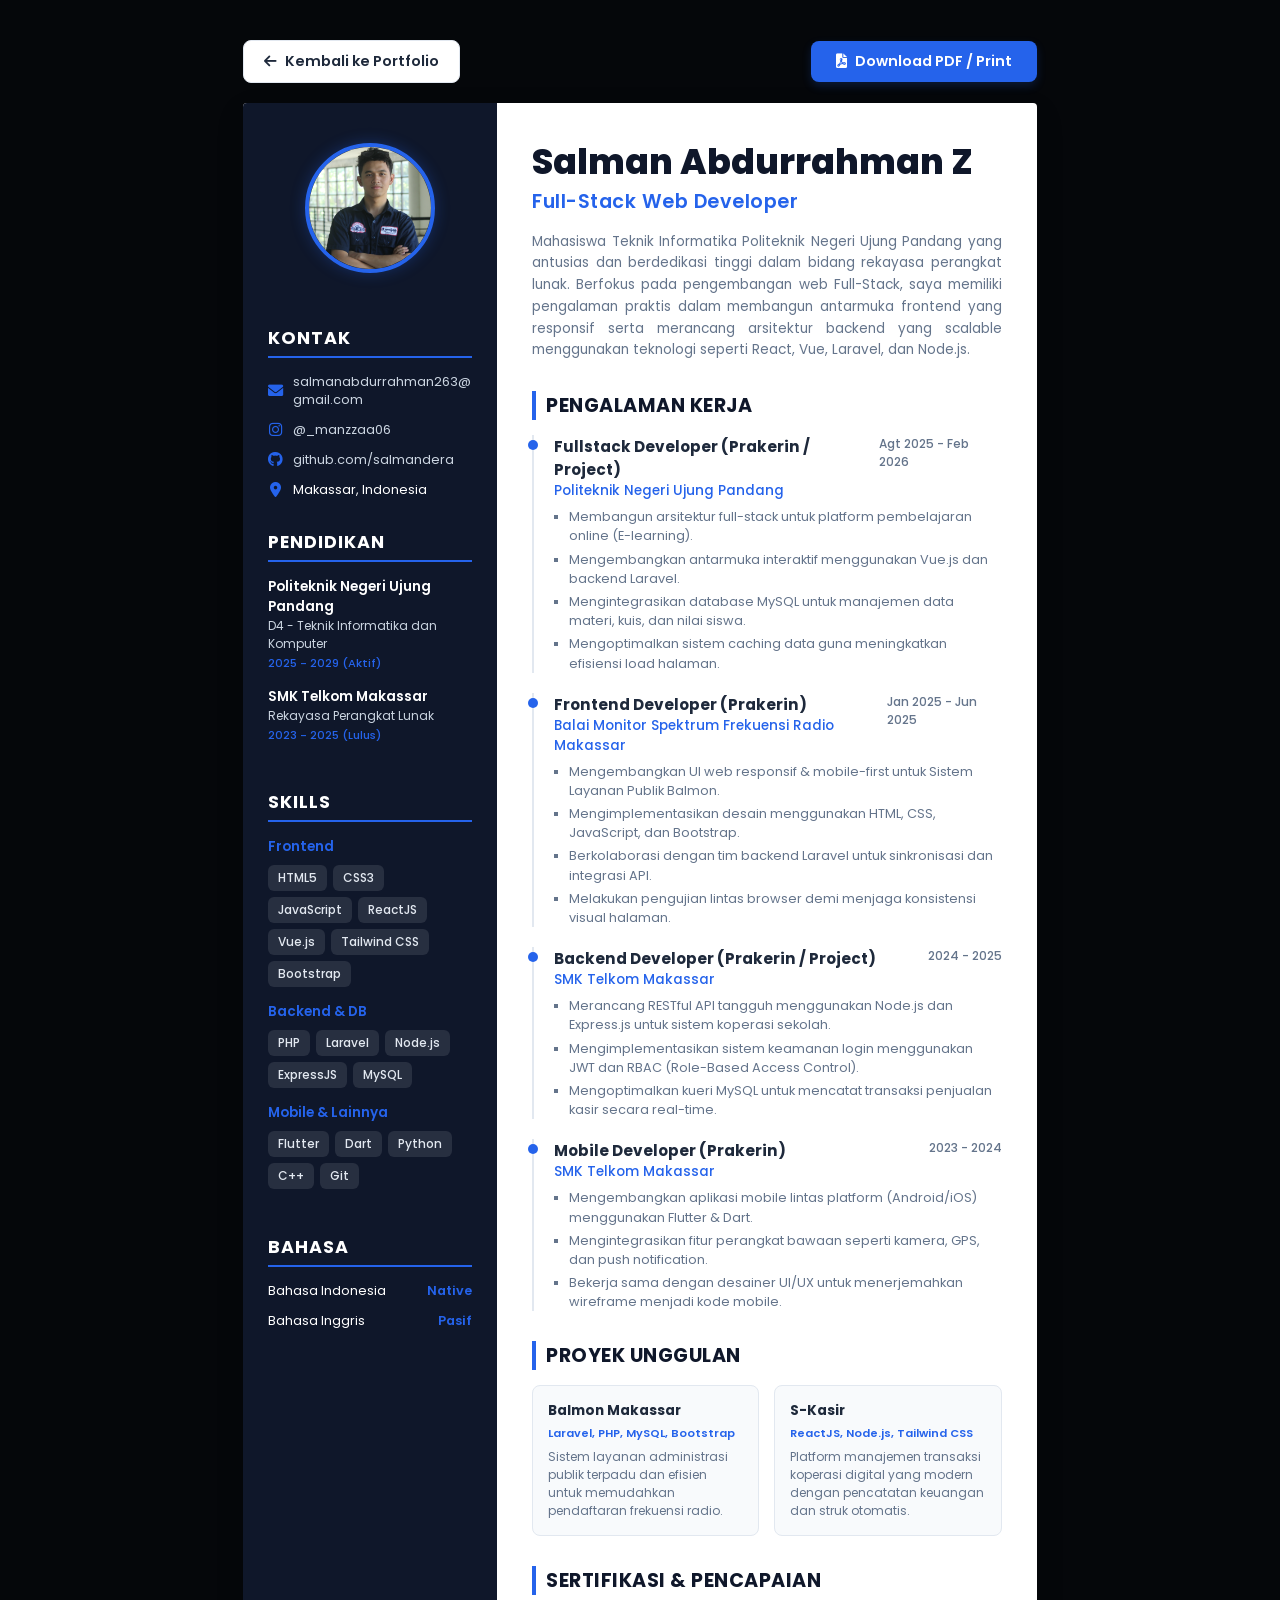
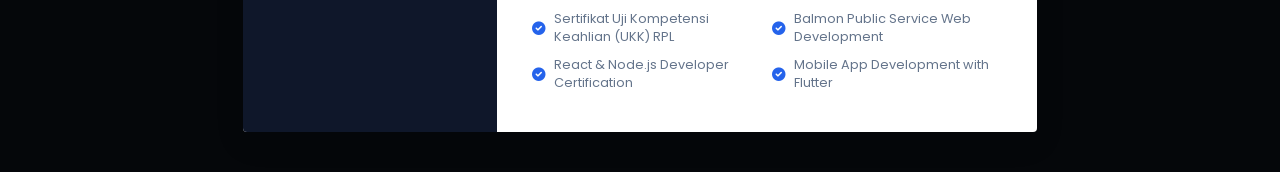
<file: cv.html>
<!DOCTYPE html>
<html lang="id">
<head>
    <meta charset="UTF-8">
    <meta name="viewport" content="width=device-width, initial-scale=1.0">
    <title>CV - Salman Abdurrahman Z</title>
    <script>
        const savedTheme = localStorage.getItem('theme') || 'dark';
        document.documentElement.setAttribute('data-theme', savedTheme);
    </script>
    
    <link href="https://fonts.googleapis.com/css2?family=Poppins:wght@300;400;500;600;700;800&display=swap" rel="stylesheet">
    <link rel="stylesheet" href="https://cdnjs.cloudflare.com/ajax/libs/font-awesome/6.0.0/css/all.min.css">
    
    <style>
        :root {
            --primary: #0f172a;
            --secondary: #2563eb;
            --text-dark: #1e293b;
            --text-light: #64748b;
            --bg-light: #f8fafc;
            --border-color: #e2e8f0;
        }

        * {
            margin: 0;
            padding: 0;
            box-sizing: border-box;
            font-family: 'Poppins', sans-serif;
        }

        body {
            background-color: #cbd5e1;
            color: var(--text-dark);
            padding: 40px 0;
            display: flex;
            flex-direction: column;
            align-items: center;
            transition: background-color 0.3s ease;
        }

        html[data-theme="dark"] body {
            background-color: #05070a;
        }
        html[data-theme="light"] body {
            background-color: #cbd5e1;
        }

        /* Print Button */
        .no-print-zone {
            width: 210mm;
            margin-bottom: 20px;
            display: flex;
            justify-content: space-between;
            align-items: center;
        }

        .back-btn {
            background: #ffffff;
            color: var(--text-dark);
            border: 1px solid var(--border-color);
            padding: 10px 20px;
            border-radius: 8px;
            text-decoration: none;
            font-weight: 600;
            font-size: 0.9rem;
            display: inline-flex;
            align-items: center;
            gap: 8px;
            transition: 0.2s;
        }

        .back-btn:hover {
            background: #f1f5f9;
        }

        .print-btn {
            background: var(--secondary);
            color: #fff;
            border: none;
            padding: 10px 25px;
            border-radius: 8px;
            cursor: pointer;
            font-weight: 600;
            font-size: 0.9rem;
            display: inline-flex;
            align-items: center;
            gap: 8px;
            box-shadow: 0 4px 10px rgba(37, 99, 235, 0.2);
            transition: 0.2s;
        }

        .print-btn:hover {
            background: #1d4ed8;
            transform: translateY(-1px);
        }

        /* CV Sheet (A4 Size) */
        .cv-sheet {
            width: 210mm;
            min-height: 297mm;
            background: #fff;
            box-shadow: 0 10px 30px rgba(0, 0, 0, 0.1);
            display: grid;
            grid-template-columns: 32% 68%;
            border-radius: 4px;
            overflow: hidden;
        }

        /* Sidebar styling */
        .sidebar {
            background-color: var(--primary);
            color: #fff;
            padding: 40px 25px;
            display: flex;
            flex-direction: column;
            gap: 30px;
        }

        .profile-container {
            text-align: center;
        }

        .profile-img {
            width: 130px;
            height: 130px;
            border-radius: 50%;
            object-fit: cover;
            border: 4px solid var(--secondary);
            margin-bottom: 15px;
            box-shadow: 0 0 15px rgba(37, 99, 235, 0.3);
        }

        .sidebar-section-title {
            font-size: 1.1rem;
            font-weight: 700;
            border-bottom: 2px solid var(--secondary);
            padding-bottom: 5px;
            margin-bottom: 15px;
            text-transform: uppercase;
            letter-spacing: 1px;
            color: #fff;
        }

        .contact-list {
            list-style: none;
            display: flex;
            flex-direction: column;
            gap: 12px;
        }

        .contact-item {
            display: flex;
            align-items: center;
            gap: 10px;
            font-size: 0.8rem;
            word-break: break-all;
        }

        .contact-item i {
            color: var(--secondary);
            font-size: 0.95rem;
            width: 15px;
            text-align: center;
        }

        .contact-item a {
            color: #cbd5e1;
            text-decoration: none;
        }

        .contact-item a:hover {
            color: #fff;
        }

        .skill-group {
            margin-bottom: 15px;
        }

        .skill-group-title {
            font-size: 0.85rem;
            font-weight: 600;
            color: var(--secondary);
            margin-bottom: 8px;
        }

        .skill-tags {
            display: flex;
            flex-wrap: wrap;
            gap: 6px;
        }

        .skill-tags span {
            background: rgba(255, 255, 255, 0.1);
            color: #e2e8f0;
            padding: 4px 10px;
            border-radius: 6px;
            font-size: 0.75rem;
            font-weight: 500;
        }

        .education-item {
            margin-bottom: 15px;
        }

        .education-title {
            font-size: 0.85rem;
            font-weight: 600;
            color: #fff;
        }

        .education-subtitle {
            font-size: 0.75rem;
            color: #cbd5e1;
            margin-bottom: 2px;
        }

        .education-date {
            font-size: 0.7rem;
            color: var(--secondary);
            font-weight: 500;
        }

        /* Main Content styling */
        .main-content {
            padding: 40px 35px;
            display: flex;
            flex-direction: column;
            gap: 30px;
        }

        .header-info h1 {
            font-size: 2.2rem;
            font-weight: 800;
            color: var(--primary);
            line-height: 1.1;
        }

        .header-info h2 {
            font-size: 1.2rem;
            font-weight: 600;
            color: var(--secondary);
            margin-top: 5px;
            letter-spacing: 0.5px;
        }

        .summary-text {
            font-size: 0.85rem;
            line-height: 1.6;
            color: var(--text-light);
            margin-top: 15px;
            text-align: justify;
        }

        .section-title {
            font-size: 1.2rem;
            font-weight: 700;
            color: var(--primary);
            border-left: 4px solid var(--secondary);
            padding-left: 10px;
            margin-bottom: 15px;
            text-transform: uppercase;
            letter-spacing: 0.5px;
        }

        .timeline {
            display: flex;
            flex-direction: column;
            gap: 20px;
        }

        .timeline-item {
            position: relative;
            padding-left: 20px;
            border-left: 2px solid var(--border-color);
        }

        .timeline-item::after {
            content: '';
            position: absolute;
            left: -6px;
            top: 5px;
            width: 10px;
            height: 10px;
            border-radius: 50%;
            background: var(--secondary);
        }

        .timeline-header {
            display: flex;
            justify-content: space-between;
            align-items: flex-start;
            margin-bottom: 6px;
        }

        .job-title {
            font-size: 0.95rem;
            font-weight: 700;
            color: var(--text-dark);
        }

        .company-name {
            font-size: 0.85rem;
            font-weight: 500;
            color: var(--secondary);
        }

        .job-date {
            font-size: 0.75rem;
            color: var(--text-light);
            font-weight: 500;
        }

        .job-desc {
            list-style-type: square;
            padding-left: 15px;
            display: flex;
            flex-direction: column;
            gap: 4px;
        }

        .job-desc li {
            font-size: 0.8rem;
            line-height: 1.5;
            color: var(--text-light);
        }

        .project-list {
            display: grid;
            grid-template-columns: 1fr 1fr;
            gap: 15px;
        }

        .project-card {
            background: var(--bg-light);
            border: 1px solid var(--border-color);
            padding: 15px;
            border-radius: 8px;
        }

        .project-name {
            font-size: 0.85rem;
            font-weight: 700;
            color: var(--text-dark);
            margin-bottom: 4px;
        }

        .project-tech {
            font-size: 0.7rem;
            color: var(--secondary);
            font-weight: 600;
            margin-bottom: 6px;
        }

        .project-desc {
            font-size: 0.75rem;
            line-height: 1.5;
            color: var(--text-light);
        }

        .cert-list {
            list-style: none;
            display: grid;
            grid-template-columns: 1fr 1fr;
            gap: 10px;
        }

        .cert-item {
            display: flex;
            align-items: center;
            gap: 8px;
            font-size: 0.8rem;
            color: var(--text-light);
        }

        .cert-item i {
            color: var(--secondary);
            font-size: 0.85rem;
        }

        /* Print Adjustments */
        @media print {
            body {
                background: none;
                padding: 0;
            }

            .no-print-zone {
                display: none;
            }

            .cv-sheet {
                box-shadow: none;
                width: 100%;
                height: 100%;
                border-radius: 0;
            }

            .sidebar {
                background-color: var(--primary) !important;
                -webkit-print-color-adjust: exact;
                print-color-adjust: exact;
            }

            .sidebar-section-title {
                border-bottom-color: var(--secondary) !important;
            }

            .timeline-item::after {
                background: var(--secondary) !important;
                -webkit-print-color-adjust: exact;
                print-color-adjust: exact;
            }

            .project-card {
                background: var(--bg-light) !important;
                -webkit-print-color-adjust: exact;
                print-color-adjust: exact;
            }
        }

        /* Responsive styles */
        @media (max-width: 768px) {
            body {
                padding: 10px 0;
            }
            .no-print-zone {
                width: 95%;
                flex-direction: column;
                gap: 12px;
                align-items: stretch;
            }
            .back-btn, .print-btn {
                text-align: center;
                justify-content: center;
            }
            .cv-sheet {
                width: 95%;
                margin: 0 auto;
                box-shadow: 0 4px 10px rgba(0,0,0,0.05);
                grid-template-columns: 1fr;
            }
            .sidebar {
                padding: 30px 20px;
            }
            .main-content {
                padding: 30px 20px;
            }
            .header-info h1 {
                font-size: 1.8rem;
            }
            .timeline-header {
                flex-direction: column;
                gap: 4px;
            }
            .job-date {
                font-weight: 600;
                color: var(--secondary);
            }
            .project-list {
                grid-template-columns: 1fr;
            }
            .cert-list {
                grid-template-columns: 1fr;
            }
        }
    </style>
</head>
<body>

    <div class="no-print-zone">
        <a href="index.html" class="back-btn"><i class="fas fa-arrow-left"></i> Kembali ke Portfolio</a>
        <button onclick="window.print()" class="print-btn"><i class="fas fa-file-pdf"></i> Download PDF / Print</button>
    </div>

    <div class="cv-sheet">
        <!-- Sidebar -->
        <aside class="sidebar">
            <div class="profile-container">
                <img src="image/IMG_3314.JPG" alt="Salman Abdurrahman Z" class="profile-img">
            </div>

            <!-- Kontak -->
            <div>
                <h3 class="sidebar-section-title">Kontak</h3>
                <ul class="contact-list">
                    <li class="contact-item">
                        <i class="fas fa-envelope"></i>
                        <a href="mailto:salmanabdurrahman263@gmail.com">salmanabdurrahman263@gmail.com</a>
                    </li>
                    <li class="contact-item">
                        <i class="fab fa-instagram"></i>
                        <a href="https://instagram.com/_manzzaa06" target="_blank">@_manzzaa06</a>
                    </li>
                    <li class="contact-item">
                        <i class="fab fa-github"></i>
                        <a href="https://github.com/salmandera" target="_blank">github.com/salmandera</a>
                    </li>
                    <li class="contact-item">
                        <i class="fas fa-map-marker-alt"></i>
                        <span>Makassar, Indonesia</span>
                    </li>
                </ul>
            </div>

            <!-- Pendidikan -->
            <div>
                <h3 class="sidebar-section-title">Pendidikan</h3>
                <div class="education-item">
                    <h4 class="education-title">Politeknik Negeri Ujung Pandang</h4>
                    <p class="education-subtitle">D4 - Teknik Informatika dan Komputer</p>
                    <p class="education-date">2025 - 2029 (Aktif)</p>
                </div>
                <div class="education-item">
                    <h4 class="education-title">SMK Telkom Makassar</h4>
                    <p class="education-subtitle">Rekayasa Perangkat Lunak</p>
                    <p class="education-date">2023 - 2025 (Lulus)</p>
                </div>
            </div>

            <!-- Kemampuan / Skills -->
            <div>
                <h3 class="sidebar-section-title">Skills</h3>
                
                <div class="skill-group">
                    <h4 class="skill-group-title">Frontend</h4>
                    <div class="skill-tags">
                        <span>HTML5</span>
                        <span>CSS3</span>
                        <span>JavaScript</span>
                        <span>ReactJS</span>
                        <span>Vue.js</span>
                        <span>Tailwind CSS</span>
                        <span>Bootstrap</span>
                    </div>
                </div>

                <div class="skill-group">
                    <h4 class="skill-group-title">Backend & DB</h4>
                    <div class="skill-tags">
                        <span>PHP</span>
                        <span>Laravel</span>
                        <span>Node.js</span>
                        <span>ExpressJS</span>
                        <span>MySQL</span>
                    </div>
                </div>

                <div class="skill-group">
                    <h4 class="skill-group-title">Mobile & Lainnya</h4>
                    <div class="skill-tags">
                        <span>Flutter</span>
                        <span>Dart</span>
                        <span>Python</span>
                        <span>C++</span>
                        <span>Git</span>
                    </div>
                </div>
            </div>

            <!-- Bahasa -->
            <div>
                <h3 class="sidebar-section-title">Bahasa</h3>
                <ul class="contact-list">
                    <li class="contact-item" style="font-size:0.8rem; justify-content: space-between;">
                        <span>Bahasa Indonesia</span>
                        <span style="color:var(--secondary); font-weight:600;">Native</span>
                    </li>
                    <li class="contact-item" style="font-size:0.8rem; justify-content: space-between;">
                        <span>Bahasa Inggris</span>
                        <span style="color:var(--secondary); font-weight:600;">Pasif</span>
                    </li>
                </ul>
            </div>
        </aside>

        <!-- Main Content Area -->
        <main class="main-content">
            <div class="header-info">
                <h1>Salman Abdurrahman Z</h1>
                <h2>Full-Stack Web Developer</h2>
                <p class="summary-text">
                    Mahasiswa Teknik Informatika Politeknik Negeri Ujung Pandang yang antusias dan berdedikasi tinggi dalam bidang rekayasa perangkat lunak. Berfokus pada pengembangan web Full-Stack, saya memiliki pengalaman praktis dalam membangun antarmuka frontend yang responsif serta merancang arsitektur backend yang scalable menggunakan teknologi seperti React, Vue, Laravel, dan Node.js.
                </p>
            </div>

            <!-- Pengalaman Kerja / Prakerin -->
            <div>
                <h3 class="section-title">Pengalaman Kerja</h3>
                <div class="timeline">
                    <!-- Job 1 -->
                    <div class="timeline-item">
                        <div class="timeline-header">
                            <div>
                                <h4 class="job-title">Fullstack Developer (Prakerin / Project)</h4>
                                <h5 class="company-name">Politeknik Negeri Ujung Pandang</h5>
                            </div>
                            <span class="job-date">Agt 2025 - Feb 2026</span>
                        </div>
                        <ul class="job-desc">
                            <li>Membangun arsitektur full-stack untuk platform pembelajaran online (E-learning).</li>
                            <li>Mengembangkan antarmuka interaktif menggunakan Vue.js dan backend Laravel.</li>
                            <li>Mengintegrasikan database MySQL untuk manajemen data materi, kuis, dan nilai siswa.</li>
                            <li>Mengoptimalkan sistem caching data guna meningkatkan efisiensi load halaman.</li>
                        </ul>
                    </div>

                    <!-- Job 2 -->
                    <div class="timeline-item">
                        <div class="timeline-header">
                            <div>
                                <h4 class="job-title">Frontend Developer (Prakerin)</h4>
                                <h5 class="company-name">Balai Monitor Spektrum Frekuensi Radio Makassar</h5>
                            </div>
                            <span class="job-date">Jan 2025 - Jun 2025</span>
                        </div>
                        <ul class="job-desc">
                            <li>Mengembangkan UI web responsif & mobile-first untuk Sistem Layanan Publik Balmon.</li>
                            <li>Mengimplementasikan desain menggunakan HTML, CSS, JavaScript, dan Bootstrap.</li>
                            <li>Berkolaborasi dengan tim backend Laravel untuk sinkronisasi dan integrasi API.</li>
                            <li>Melakukan pengujian lintas browser demi menjaga konsistensi visual halaman.</li>
                        </ul>
                    </div>

                    <!-- Job 3 -->
                    <div class="timeline-item">
                        <div class="timeline-header">
                            <div>
                                <h4 class="job-title">Backend Developer (Prakerin / Project)</h4>
                                <h5 class="company-name">SMK Telkom Makassar</h5>
                            </div>
                            <span class="job-date">2024 - 2025</span>
                        </div>
                        <ul class="job-desc">
                            <li>Merancang RESTful API tangguh menggunakan Node.js dan Express.js untuk sistem koperasi sekolah.</li>
                            <li>Mengimplementasikan sistem keamanan login menggunakan JWT dan RBAC (Role-Based Access Control).</li>
                            <li>Mengoptimalkan kueri MySQL untuk mencatat transaksi penjualan kasir secara real-time.</li>
                        </ul>
                    </div>

                    <!-- Job 4 -->
                    <div class="timeline-item">
                        <div class="timeline-header">
                            <div>
                                <h4 class="job-title">Mobile Developer (Prakerin)</h4>
                                <h5 class="company-name">SMK Telkom Makassar</h5>
                            </div>
                            <span class="job-date">2023 - 2024</span>
                        </div>
                        <ul class="job-desc">
                            <li>Mengembangkan aplikasi mobile lintas platform (Android/iOS) menggunakan Flutter & Dart.</li>
                            <li>Mengintegrasikan fitur perangkat bawaan seperti kamera, GPS, dan push notification.</li>
                            <li>Bekerja sama dengan desainer UI/UX untuk menerjemahkan wireframe menjadi kode mobile.</li>
                        </ul>
                    </div>
                </div>
            </div>

            <!-- Proyek Unggulan -->
            <div>
                <h3 class="section-title">Proyek Unggulan</h3>
                <div class="project-list">
                    <div class="project-card">
                        <h4 class="project-name">Balmon Makassar</h4>
                        <p class="project-tech">Laravel, PHP, MySQL, Bootstrap</p>
                        <p class="project-desc">Sistem layanan administrasi publik terpadu dan efisien untuk memudahkan pendaftaran frekuensi radio.</p>
                    </div>
                    <div class="project-card">
                        <h4 class="project-name">S-Kasir</h4>
                        <p class="project-tech">ReactJS, Node.js, Tailwind CSS</p>
                        <p class="project-desc">Platform manajemen transaksi koperasi digital yang modern dengan pencatatan keuangan dan struk otomatis.</p>
                    </div>
                </div>
            </div>

            <!-- Sertifikasi -->
            <div>
                <h3 class="section-title">Sertifikasi & Pencapaian</h3>
                <ul class="cert-list">
                    <li class="cert-item"><i class="fas fa-check-circle"></i> Sertifikat Uji Kompetensi Keahlian (UKK) RPL</li>
                    <li class="cert-item"><i class="fas fa-check-circle"></i> Balmon Public Service Web Development</li>
                    <li class="cert-item"><i class="fas fa-check-circle"></i> React & Node.js Developer Certification</li>
                    <li class="cert-item"><i class="fas fa-check-circle"></i> Mobile App Development with Flutter</li>
                </ul>
            </div>
        </main>
    </div>

</body>
</html>
</file>
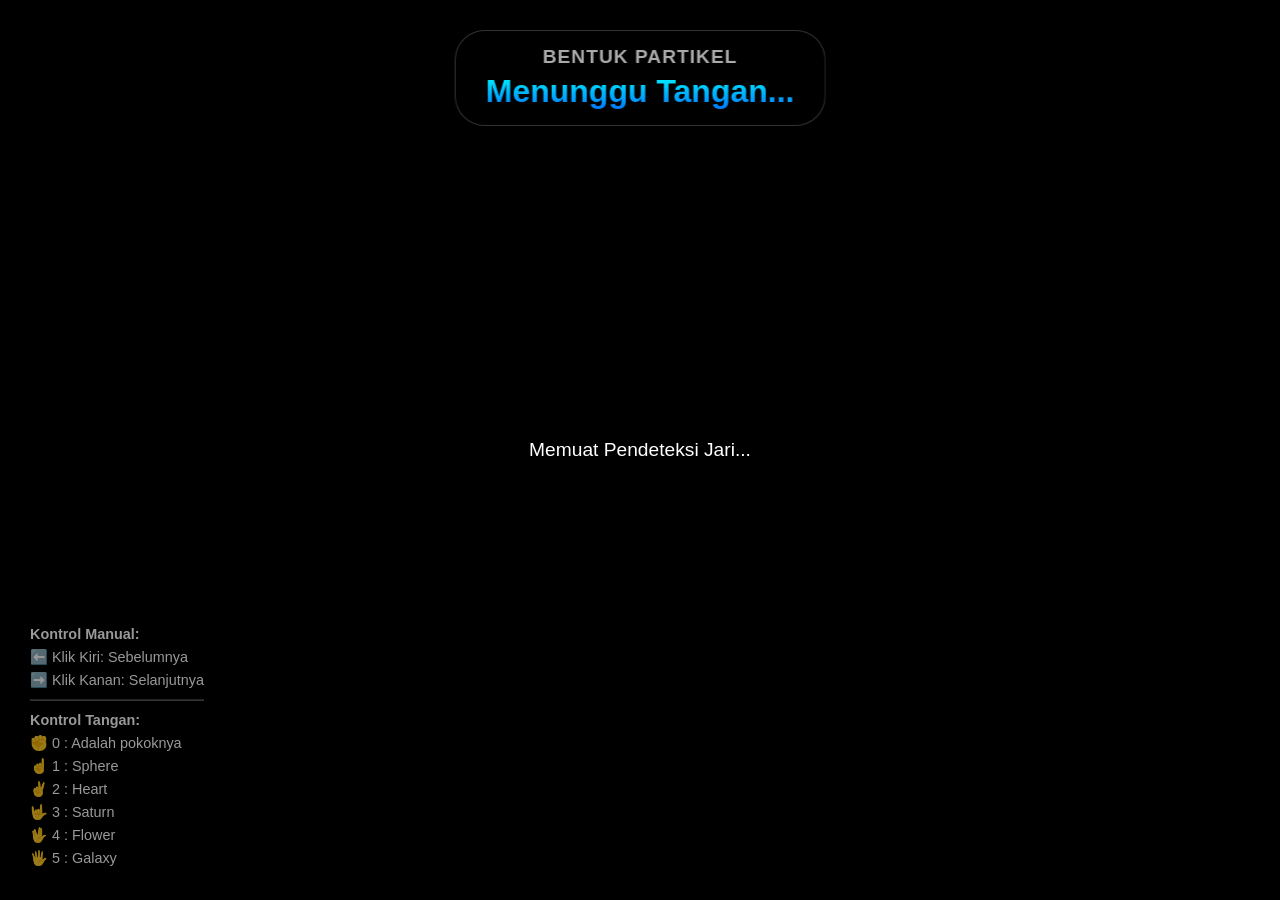
<file: linktree-salman-main/porto/gesture/gesture.html>
<!DOCTYPE html>
<html lang="en">
<head>
    <meta charset="UTF-8">
    <meta name="viewport" content="width=device-width, initial-scale=1.0">
    <title>Finger Count Particle System - Manual & Auto</title>
    <style>
        body { margin: 0; overflow: hidden; background-color: #000; font-family: 'Segoe UI', sans-serif; }
        #canvas-container { position: absolute; top: 0; left: 0; width: 100%; height: 100%; z-index: 1; }
        .input_video { display: none; }
        
        #ui-layer {
            position: absolute; top: 30px; left: 50%; transform: translateX(-50%);
            z-index: 10; text-align: center; color: white; pointer-events: none;
            background: rgba(0,0,0,0.5); padding: 15px 30px; border-radius: 30px;
            backdrop-filter: blur(5px); border: 1px solid rgba(255,255,255,0.2);
        }
        h1 { margin: 0; font-size: 1.2rem; letter-spacing: 1px; color: #aaa; }
        #status-display { 
            font-size: 2rem; font-weight: bold; margin-top: 5px; 
            background: -webkit-linear-gradient(#00ffff, #0077ff);
            -webkit-background-clip: text;
            -webkit-text-fill-color: transparent;
        }

        #loading {
            position: absolute; top: 50%; left: 50%; transform: translate(-50%, -50%);
            color: white; font-size: 1.2rem; pointer-events: none; z-index: 20;
        }
        
        .guide {
            position: absolute; bottom: 30px; left: 30px; color: rgba(255,255,255,0.6); z-index: 10;
            font-size: 0.9rem; line-height: 1.6; pointer-events: none;
        }

        /* Indikator area klik (opsional, agar user tahu) */
        .click-zone {
            position: absolute; top: 0; width: 50%; height: 100%; z-index: 5;
            cursor: pointer;
        }
        #left-zone { left: 0; }
        #right-zone { right: 0; }
        
        /* Efek hover visual */
        .click-zone:hover { background: rgba(255,255,255,0.02); }
        .click-zone:active { background: rgba(255,255,255,0.05); }
    </style>
</head>
<body>

    <div id="loading">Memuat Pendeteksi Jari...</div>
    
    <div id="ui-layer">
        <h1>BENTUK PARTIKEL</h1>
        <div id="status-display">Menunggu Tangan...</div>
    </div>

    <div id="left-zone" class="click-zone" title="Klik Kiri: Mundur"></div>
    <div id="right-zone" class="click-zone" title="Klik Kanan: Maju"></div>

    <div class="guide">
        <b>Kontrol Manual:</b><br>
        ⬅️ Klik Kiri: Sebelumnya<br>
        ➡️ Klik Kanan: Selanjutnya<br>
        <hr style="border-color: rgba(255,255,255,0.2)">
        <b>Kontrol Tangan:</b><br>
        ✊ 0 : Adalah pokoknya <br>
        ☝️ 1 : Sphere<br>
        ✌️ 2 : Heart<br>
        🤟 3 : Saturn<br>
        🖖 4 : Flower<br>
        🖐 5 : Galaxy
    </div>

    <div id="canvas-container"></div>
    <video class="input_video"></video>

    <script type="module">
        import * as THREE from 'https://cdn.skypack.dev/three@0.136.0';
        import { OrbitControls } from 'https://cdn.skypack.dev/three@0.136.0/examples/jsm/controls/OrbitControls.js';
        
        const loadScript = (src) => {
            return new Promise((resolve, reject) => {
                const s = document.createElement('script');
                s.src = src;
                s.onload = resolve;
                s.onerror = reject;
                document.head.appendChild(s);
            });
        };

        (async function initApp() {
            await loadScript('https://cdn.jsdelivr.net/npm/@mediapipe/camera_utils/camera_utils.js');
            await loadScript('https://cdn.jsdelivr.net/npm/@mediapipe/control_utils/control_utils.js');
            await loadScript('https://cdn.jsdelivr.net/npm/@mediapipe/drawing_utils/drawing_utils.js');
            await loadScript('https://cdn.jsdelivr.net/npm/@mediapipe/hands/hands.js');

            const loadingEl = document.getElementById('loading');
            const statusEl = document.getElementById('status-display');
            
            // --- THREE.JS SETUP ---
            const scene = new THREE.Scene();
            scene.fog = new THREE.FogExp2(0x000000, 0.02); 

            const camera = new THREE.PerspectiveCamera(75, window.innerWidth / window.innerHeight, 0.1, 1000);
            camera.position.z = 35; 

            const renderer = new THREE.WebGLRenderer({ antialias: true, alpha: true });
            renderer.setSize(window.innerWidth, window.innerHeight);
            renderer.setPixelRatio(Math.min(window.devicePixelRatio, 2));
            document.getElementById('canvas-container').appendChild(renderer.domElement);

            const controls = new OrbitControls(camera, renderer.domElement);
            controls.enableDamping = true;
            controls.autoRotate = true;
            controls.autoRotateSpeed = 0.8; 

            // --- PARTICLE SYSTEM ---
            const particleCount = 20000; 
            const geometry = new THREE.BufferGeometry();
            const positions = new Float32Array(particleCount * 3);
            const targetPositions = new Float32Array(particleCount * 3);
            
            const colors = {
                text: new THREE.Color(0xA020F0), // Ungu
                sphere: new THREE.Color(0x00ff88),
                heart: new THREE.Color(0xff0055),
                saturn: new THREE.Color(0xffaa00),
                flower: new THREE.Color(0xff00ff),
                galaxy: new THREE.Color(0x00ffff)
            };

            for(let i=0; i<particleCount*3; i++) {
                positions[i] = (Math.random() - 0.5) * 50;
                targetPositions[i] = positions[i];
            }

            geometry.setAttribute('position', new THREE.BufferAttribute(positions, 3));

            const material = new THREE.PointsMaterial({
                size: 0.2, 
                color: 0x00ff88,
                transparent: true,
                opacity: 0.8,
                blending: THREE.AdditiveBlending,
                depthWrite: false
            });

            const particles = new THREE.Points(geometry, material);
            scene.add(particles);

            // --- FUNGSI GENERATOR KOORDINAT TEKS ---
            function createTextCoordinates(text) {
                const canvas = document.createElement('canvas');
                const width = 800; 
                const height = 200;
                canvas.width = width;
                canvas.height = height;
                const ctx = canvas.getContext('2d');

                ctx.fillStyle = '#000000';
                ctx.fillRect(0, 0, width, height);
                ctx.fillStyle = '#ffffff';
                ctx.font = 'bold 130px Arial'; 
                ctx.textAlign = 'center';
                ctx.textBaseline = 'middle';
                ctx.fillText(text, width / 2, height / 2);

                const imageData = ctx.getImageData(0, 0, width, height);
                const data = imageData.data;
                const coords = [];

                for (let y = 0; y < height; y += 2) { 
                    for (let x = 0; x < width; x += 2) {
                        const index = (y * width + x) * 4;
                        if (data[index] > 128) {
                            coords.push({
                                x: (x - width / 2) * 0.08, 
                                y: -(y - height / 2) * 0.08, 
                                z: 0
                            });
                        }
                    }
                }
                return coords;
            }

            const textPoints = createTextCoordinates("slamander");

            // --- RUMUS BENTUK ---
            const shapes = {
                text: (i) => { // 0 Jari
                    if (textPoints.length === 0) return { x: 0, y: 0, z: 0 };
                    const p = textPoints[i % textPoints.length];
                    return { x: p.x + (Math.random()-0.5)*0.15, y: p.y + (Math.random()-0.5)*0.15, z: p.z + (Math.random()-0.5)*1.5 };
                },
                sphere: (i) => { // 1 Jari
                    const r = 11;
                    const phi = Math.acos(-1 + (2 * i) / particleCount);
                    const theta = Math.sqrt(particleCount * Math.PI) * phi;
                    return { x: r * Math.cos(theta) * Math.sin(phi), y: r * Math.sin(theta) * Math.sin(phi), z: r * Math.cos(phi) };
                },
                heart: (i) => { // 2 Jari
                    const t = (i / particleCount) * Math.PI * 2; 
                    const x = 16 * Math.pow(Math.sin(t), 3);
                    const y = 13 * Math.cos(t) - 5 * Math.cos(2*t) - 2 * Math.cos(3*t) - Math.cos(4*t);
                    return { x: x * 0.6, y: y * 0.6, z: (Math.random()-0.5) * 4 };
                },
                saturn: (i) => { // 3 Jari
                    if (i < particleCount * 0.4) {
                        const r = 6;
                        const phi = Math.acos(-1 + (2 * i) / (particleCount*0.4));
                        const theta = Math.sqrt((particleCount*0.4) * Math.PI) * phi;
                        return { x: r * Math.cos(theta) * Math.sin(phi), y: r * Math.sin(theta) * Math.sin(phi), z: r * Math.cos(phi) };
                    } else {
                        const angle = i * 0.02;
                        const r = 10 + Math.random() * 6;
                        return { x: Math.cos(angle) * r, y: (Math.random()-0.5)*0.5, z: Math.sin(angle) * r };
                    }
                },
                flower: (i) => { // 4 Jari
                    const u = Math.random() * Math.PI * 2;
                    const v = Math.random() * Math.PI;
                    const r = 6 + 4 * Math.sin(6 * u) * Math.sin(6 * v);
                    return { x: r * Math.sin(v) * Math.cos(u), y: r * Math.sin(v) * Math.sin(u), z: r * Math.cos(v) };
                },
                galaxy: (i) => { // 5 Jari
                    const angle = i * 0.1;
                    const r = 0.1 * i * 0.05; 
                    return { x: Math.cos(angle) * r * 7 + (Math.random()-0.5), y: (Math.random() - 0.5) * 3, z: Math.sin(angle) * r * 7 + (Math.random()-0.5) };
                }
            };

            // --- LOGIKA NAVIGASI ---
            const shapeList = ['text', 'sphere', 'heart', 'saturn', 'flower', 'galaxy'];
            let currentShapeIndex = 1; // Default ke sphere
            let currentShape = 'sphere';
            
            function updateShape(shapeName) {
                if(currentShape === shapeName) return; 
                currentShape = shapeName;

                const generator = shapes[shapeName];

                for (let i = 0; i < particleCount; i++) {
                    const pos = generator(i);
                    targetPositions[i * 3] = pos.x;
                    targetPositions[i * 3 + 1] = pos.y;
                    targetPositions[i * 3 + 2] = pos.z;
                }
                
                // Transisi Warna Halus
                const targetColor = colors[shapeName] || colors.sphere;
                new TWEEN.Tween(material.color)
                    .to({ r: targetColor.r, g: targetColor.g, b: targetColor.b }, 500)
                    .easing(TWEEN.Easing.Quadratic.Out)
                    .start();
            }
            
            updateShape('sphere');

            // --- INPUT MANUAL (TAP KANAN/KIRI) ---
            window.addEventListener('pointerdown', (event) => {
                const width = window.innerWidth;
                const clickX = event.clientX;

                if (clickX > width / 2) {
                    // Klik Kanan: Next
                    currentShapeIndex = (currentShapeIndex + 1) % shapeList.length;
                } else {
                    // Klik Kiri: Previous
                    currentShapeIndex = (currentShapeIndex - 1 + shapeList.length) % shapeList.length;
                }

                const newShape = shapeList[currentShapeIndex];
                
                // Format label manual agar terlihat rapi (kapitalisasi huruf pertama)
                const label = newShape.charAt(0).toUpperCase() + newShape.slice(1);
                statusEl.innerText = "Manual: " + (newShape === 'text' ? 'Adalah Pokoknya' : label);
                
                updateShape(newShape);
            });

            // --- LOGIKA HITUNG JARI ---
            function countFingers(landmarks) {
                let count = 0;
                const fingerIndices = [8, 12, 16, 20];
                
                fingerIndices.forEach(tipIdx => {
                    const pipIdx = tipIdx - 2; 
                    if (landmarks[tipIdx].y < landmarks[pipIdx].y) {
                        count++;
                    }
                });

                const thumbTip = landmarks[4];
                const thumbIP = landmarks[3];
                const pinkyMCP = landmarks[17];
                
                if (Math.abs(thumbTip.x - pinkyMCP.x) > Math.abs(thumbIP.x - pinkyMCP.x)) {
                    count++;
                }
                return count;
            }

            // --- MEDIA PIPE HANDS ---
            const videoElement = document.getElementsByClassName('input_video')[0];

            function onResults(results) {
                loadingEl.style.display = 'none';

                if (results.multiHandLandmarks && results.multiHandLandmarks.length > 0) {
                    const landmarks = results.multiHandLandmarks[0];
                    const fingers = countFingers(landmarks);

                    let shapeName = 'sphere';
                    let label = "Mengepal";

                    // LOGIKA TANGAN
                    if (fingers === 0) { shapeName = 'text'; label = "✊ Adalah Pokoknya"; }
                    else if (fingers === 1) { shapeName = 'sphere'; label = "1 Jari: Bola"; }
                    else if (fingers === 2) { shapeName = 'heart'; label = "2 Jari: Jantung"; }
                    else if (fingers === 3) { shapeName = 'saturn'; label = "3 Jari: Saturnus"; }
                    else if (fingers === 4) { shapeName = 'flower'; label = "4 Jari: Bunga"; }
                    else if (fingers === 5) { shapeName = 'galaxy'; label = "5 Jari: Galaxy"; }

                    // SINKRONISASI: Jika tangan terdeteksi, update index manual agar tidak lompat
                    currentShapeIndex = shapeList.indexOf(shapeName);

                    statusEl.innerText = label;
                    updateShape(shapeName);
                } else {
                    // Jika tidak ada tangan, biarkan user mengontrol manual (jangan di-reset teksnya)
                    if (statusEl.innerText === "Menunggu Tangan...") {
                         statusEl.innerText = "Ketuk Layar (Manual)";
                    }
                }
            }

            const hands = new Hands({locateFile: (file) => `https://cdn.jsdelivr.net/npm/@mediapipe/hands/${file}`});
            hands.setOptions({ maxNumHands: 1, modelComplexity: 1, minDetectionConfidence: 0.6, minTrackingConfidence: 0.6 });
            hands.onResults(onResults);

            const cameraUtils = new Camera(videoElement, {
                onFrame: async () => { await hands.send({image: videoElement}); },
                width: 640, height: 480
            });
            cameraUtils.start();

            // --- ANIMATION LOOP & TWEEN ---
            const clock = new THREE.Clock();
            
            const TWEEN = {
                tweens: [],
                getAll: function() { return this.tweens; },
                removeAll: function() { this.tweens = []; },
                add: function(tween) { this.tweens.push(tween); },
                remove: function(tween) { 
                    const i = this.tweens.indexOf(tween); 
                    if(i!==-1) this.tweens.splice(i,1); 
                },
                update: function(time) {
                    if(this.tweens.length === 0) return false;
                    let i = 0;
                    while(i < this.tweens.length) {
                        if(this.tweens[i].update(time)) i++;
                        else this.tweens.splice(i, 1);
                    }
                    return true;
                }
            };
            
            TWEEN.Tween = function(object) {
                this.object = object;
                this.valuesStart = {};
                this.valuesEnd = {};
                this.duration = 1000;
                this.startTime = null;
                this.easingFunction = (k) => k; 
            };
            TWEEN.Tween.prototype = {
                to: function(properties, duration) {
                    this.valuesEnd = properties;
                    if(duration !== undefined) this.duration = duration;
                    return this;
                },
                start: function() {
                    this.startTime = performance.now();
                    for(const property in this.valuesEnd) {
                        this.valuesStart[property] = parseFloat(this.object[property]);
                    }
                    TWEEN.add(this);
                    return this;
                },
                easing: function(easing) { this.easingFunction = easing; return this; },
                update: function(time) {
                    let t = (performance.now() - this.startTime) / this.duration;
                    if(t > 1) t = 1;
                    const value = this.easingFunction(t);
                    for(const property in this.valuesEnd) {
                        const start = this.valuesStart[property];
                        const end = this.valuesEnd[property];
                        this.object[property] = start + (end - start) * value;
                    }
                    if(t === 1) return false;
                    return true;
                }
            };
            TWEEN.Easing = { Quadratic: { Out: (k) => k * (2 - k) } };

            function animate() {
                requestAnimationFrame(animate);
                TWEEN.update(); 
                
                const time = clock.getElapsedTime();
                const positionsAttr = geometry.attributes.position;
                const currentPos = positionsAttr.array;

                for (let i = 0; i < particleCount; i++) {
                    const ix = i * 3;
                    currentPos[ix] += (targetPositions[ix] - currentPos[ix]) * 0.08;
                    currentPos[ix+1] += (targetPositions[ix+1] - currentPos[ix+1]) * 0.08;
                    currentPos[ix+2] += (targetPositions[ix+2] - currentPos[ix+2]) * 0.08;
                }
                positionsAttr.needsUpdate = true;

                if(controls.autoRotate) {
                    particles.rotation.y = time * 0.15;
                }
                
                controls.update();
                renderer.render(scene, camera);
            }

            animate();
            window.addEventListener('resize', () => {
                camera.aspect = window.innerWidth / window.innerHeight;
                camera.updateProjectionMatrix();
                renderer.setSize(window.innerWidth, window.innerHeight);
            });
        })();
    </script>
</body>
</html>
</file>
